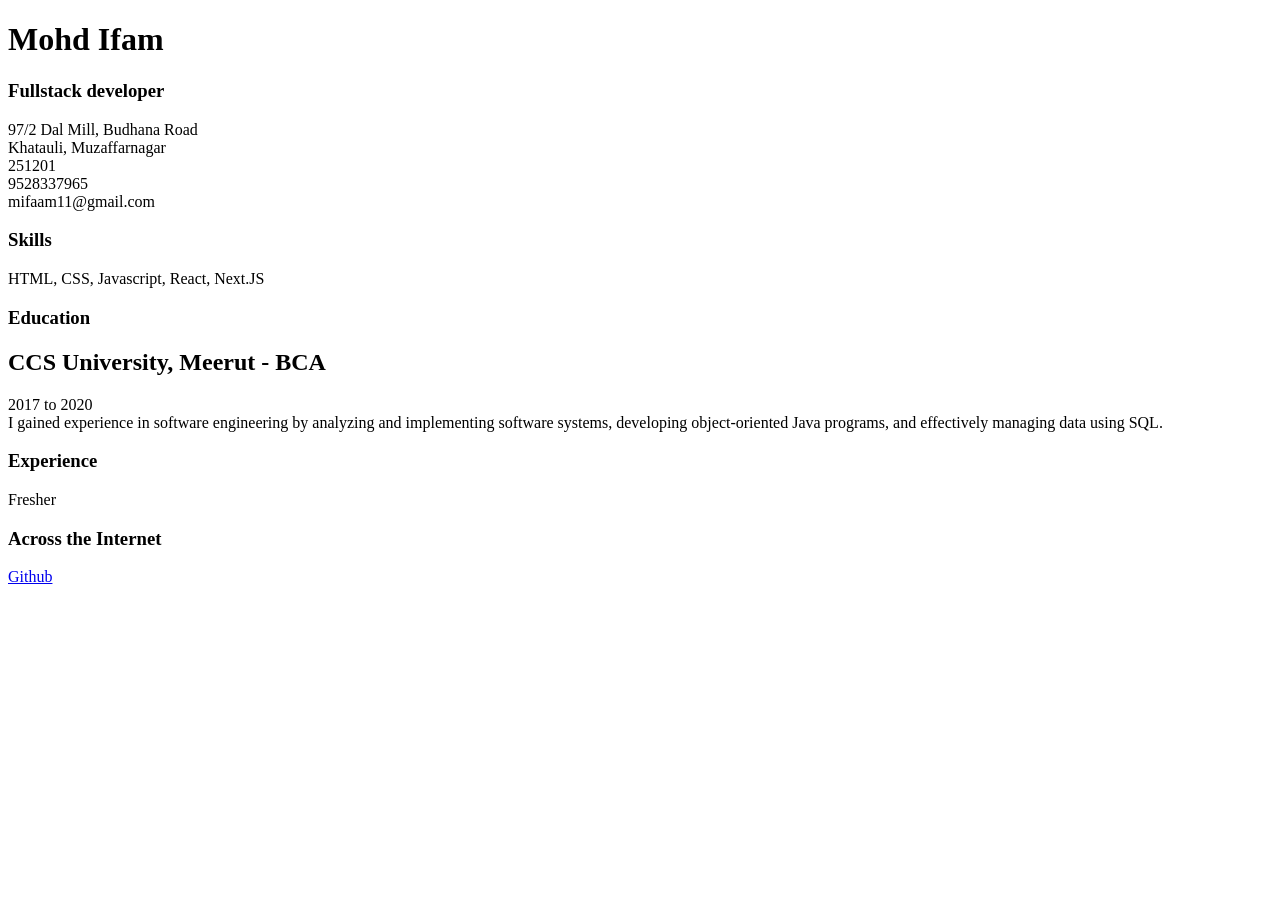
<file: Frontend Projects/01-single-page-cv/index.html>
<!DOCTYPE html>
<html lang="en">

<head>
    <meta charset="UTF-8">
    <meta name="viewport" content="width=device-width, initial-scale=1.0">
    <title>Mohd Ifam - Software Engineer single Page CV</title>
    <!-- SEO Meta Tags -->
    <meta name="description" content="Single Page CV of Mohd Ifam, a Software Engineer." />
    <meta name="keywords" content="Frontend Developer, HTML, CSS, JavaScript, Resume, Web Development" />
    <meta name="author" content="Mohd Ifam" />
    <!-- Open Graph Meta Tags -->
    <meta property="og:title" content="Mohd Ifam - Software Engineer" />
    <meta property="og:description" content="Single Page CV of Mohd Ifam, a Software Engineer." />
    <meta property="og:image"
        content="https://res.cloudinary.com/duidrgg1k/image/upload/v1725421776/male-technologist_n0fbey.png" />
    <meta property="og:type" content="website" />

</head>

<body>

    <h1>Mohd Ifam</h1>
    <h3>Fullstack developer</h3>
    <div>
        <p>
            97/2 Dal Mill, Budhana Road
            <br>Khatauli, Muzaffarnagar <br>
            251201 <br>
            9528337965 <br>
            mifaam11@gmail.com


    </div>
    <section class="skills">
        <h3>Skills</h3>
        <p>HTML, CSS, Javascript, React, Next.JS </p>
    </section>
    <section class="education">
        <h3>Education</h3>
        <h2>CCS University, Meerut - BCA </h2>
        <p>
            2017 to 2020<br />
            I gained experience in software engineering by analyzing and
            implementing software systems, developing object-oriented Java
            programs, and effectively managing data using SQL.
        </p>
    </section>
    <section class="experience">
        <h3>Experience</h3>
        <p>Fresher</p>
    </section>
    <section class="social">
        <h3>Across the Internet</h3>
        <a href="https://github.com/mifaam11">Github</a>
    </section>
</body>

</html>
</file>
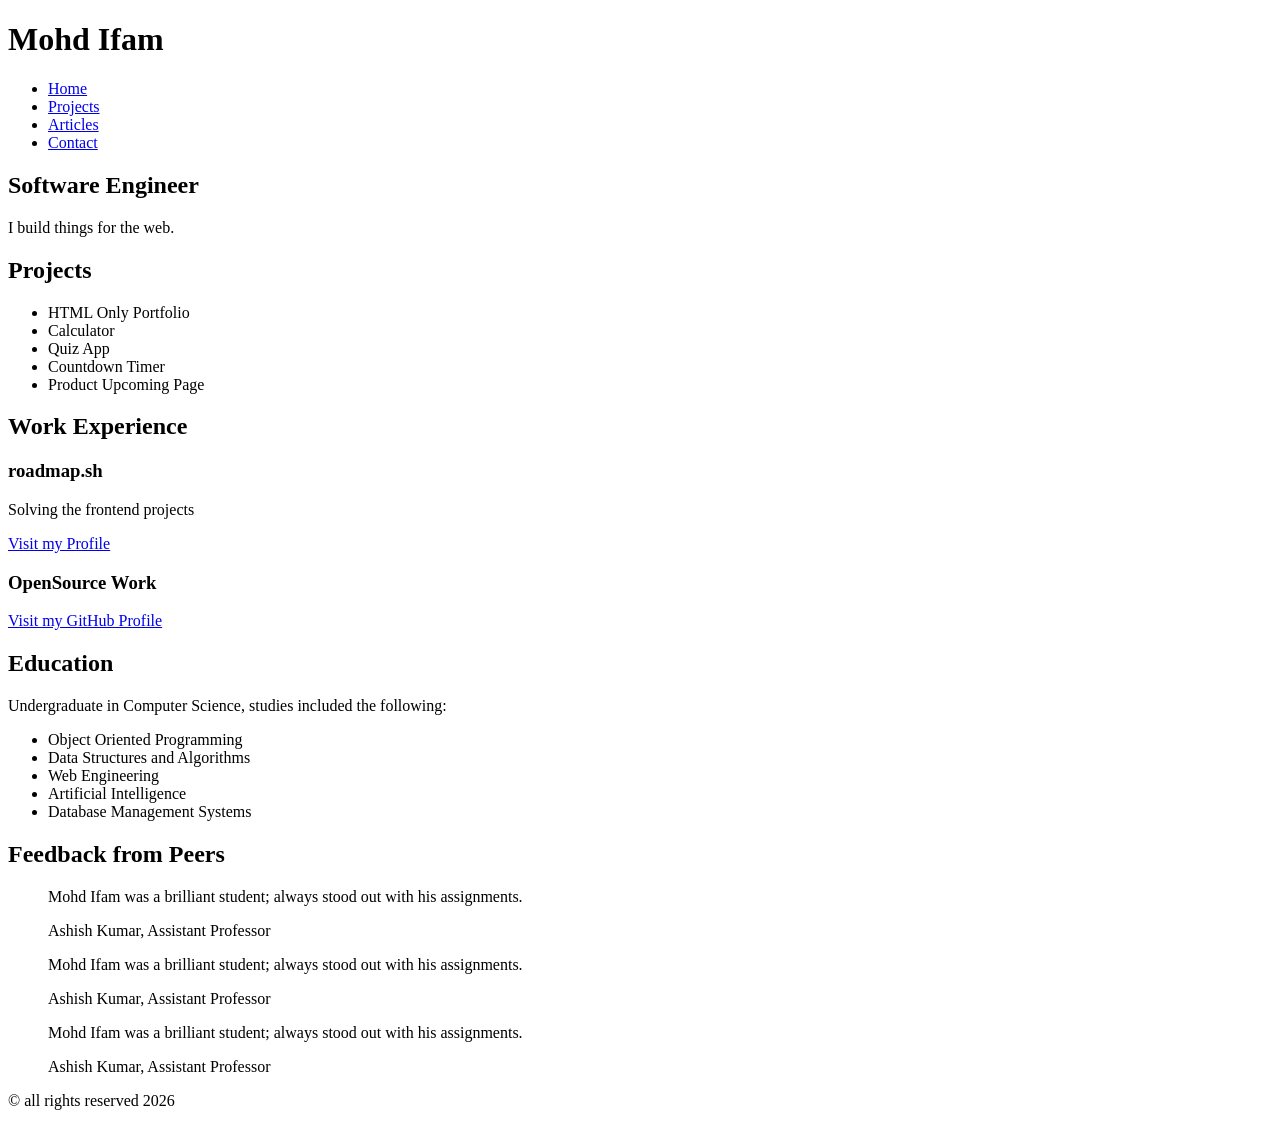
<file: Frontend Projects/02-basic-html-website/index.html>
<!DOCTYPE html>
<html lang="en">

<head>
    <meta charset="UTF-8">
    <meta name="viewport" content="width=device-width, initial-scale=1.0">
    <meta name="description" content="A simple HTML-only website">
    <!-- SEO Meta Tags -->
    <meta name="description" content="A simple HTML-only website for roadmap.sh frontend" />
    <meta name="keywords" content="Frontend Project, HTML, Roadmap.sh" />
    <meta name="author" content="Mohd Ifam" />
    <title>Basic HTML Website</title>

</head>

<body>
    <header>
        <div class="logo">
            <h1>Mohd Ifam</h1>
        </div>
        <nav>
            <ul>
                <li><a href="index.html">Home</a></li>
                <li><a href="projects.html">Projects</a></li>
                <li><a href="articles.html">Articles</a></li>
                <li><a href="contact.html">Contact</a></li>
            </ul>
        </nav>
    </header>

    <main>
        <section class="intro">
            <h2>Software Engineer</h2>
            <p>
                I build things for the web.
            </p>
        </section>

        <section class="projects">
            <h2>Projects</h2>
            <ul>
                <li>HTML Only Portfolio</li>
                <li>Calculator</li>
                <li>Quiz App</li>
                <li>Countdown Timer</li>
                <li>Product Upcoming Page</li>
            </ul>
        </section>

        <section class="work-experience">
            <h2>Work Experience</h2>
            <article>
                <h3>roadmap.sh</h3>
                <p>Solving the frontend projects</p>
                <a href="projects.html">Visit my Profile</a>
            </article>
            <article>
                <h3>OpenSource Work</h3>

                <a href="https://github.com/mifaam11">Visit my GitHub Profile</a>
            </article>
        </section>

        <section class="education">
            <h2>Education</h2>
            <p>
                Undergraduate in Computer Science, studies included the following:
            </p>
            <ul>
                <li>Object Oriented Programming</li>
                <li>Data Structures and Algorithms</li>
                <li>Web Engineering</li>
                <li>Artificial Intelligence</li>
                <li>Database Management Systems</li>
            </ul>
        </section>

        <aside class="reviews">
            <h2>Feedback from Peers</h2>
            <blockquote>
                <p>Mohd Ifam was a brilliant student; always stood out with his assignments.</p>
                <footer>Ashish Kumar, Assistant Professor</footer>
            </blockquote>
            <blockquote>
                <p>Mohd Ifam was a brilliant student; always stood out with his assignments.</p>
                <footer>Ashish Kumar, Assistant Professor</footer>
            </blockquote>
            <blockquote>
                <p>Mohd Ifam was a brilliant student; always stood out with his assignments.</p>
                <footer>Ashish Kumar, Assistant Professor</footer>
            </blockquote>
        </aside>
    </main>

    <footer>
        <p>&copy; all rights reserved 2026</p>
    </footer>

</body>

</html>
</file>
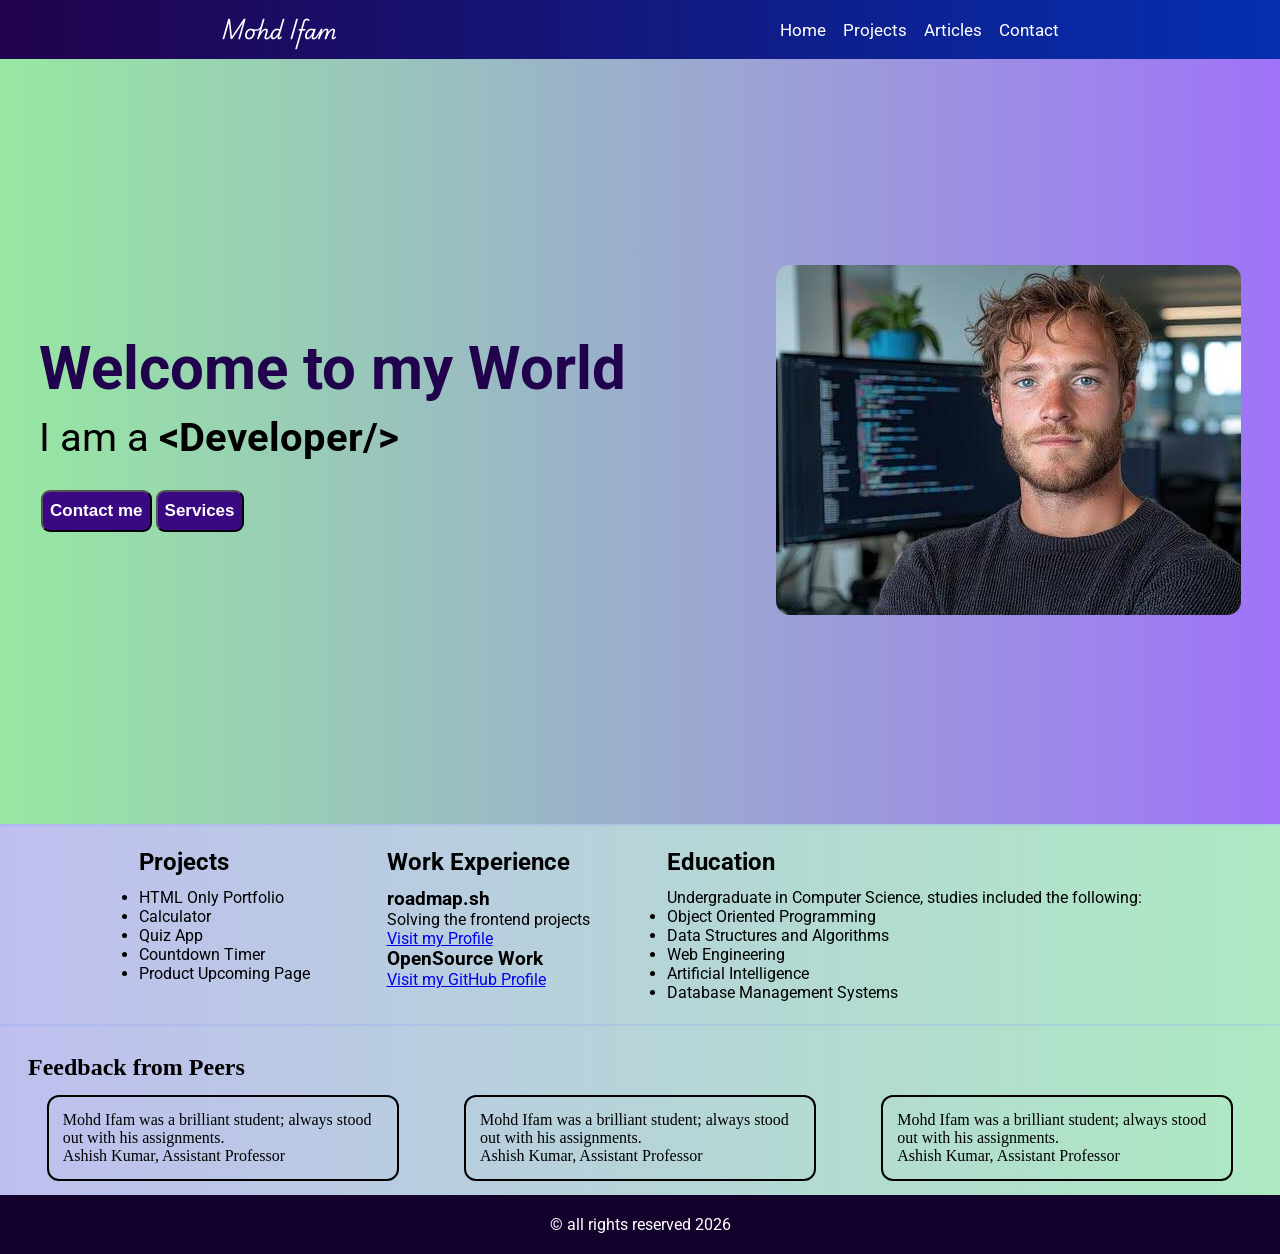
<file: Frontend Projects/03-personal-portfolio/index.html>
<!DOCTYPE html>
<html lang="en">

<head>
    <meta charset="UTF-8">
    <meta name="viewport" content="width=device-width, initial-scale=1.0">
    <meta name="description" content="A simple HTML-only website">
    <!-- SEO Meta Tags -->
    <meta name="description" content="A simple HTML-only website for roadmap.sh frontend" />
    <meta name="keywords" content="Frontend Project, HTML, Roadmap.sh" />
    <meta name="author" content="Mohd Ifam" />
    <link rel="stylesheet" href="style.css">
    <link rel="preconnect" href="https://fonts.googleapis.com">
    <link rel="preconnect" href="https://fonts.gstatic.com" crossorigin>
    <link
        href="https://fonts.googleapis.com/css2?family=Playwrite+AU+NSW:wght@100..400&family=Roboto:ital,wght@0,100..900;1,100..900&display=swap"
        rel="stylesheet">
    <title>Personal portfolio</title>

</head>

<body>
    <header>
        <nav>
            <div class="logo">
                Mohd Ifam
            </div>
            <ul>
                <li><a href="/">Home</a></li>
                <li><a href="/projects.html">Projects</a></li>
                <li><a href="/articles.html">Articles</a></li>
                <li><a href="/contact.html">Contact</a></li>
            </ul>
        </nav>
    </header>

    <main>
        <section class="hero">
            <div class="hero-left">
                <div class="one">Welcome to my World </div>
                <div class="two">I am a <span class="bold"> &lt;Developer/&gt;</span></div>
                <div class="button-container">
                    <button class="btn">Contact me</button><button class="btn">Services</button>
                </div>
            </div>
            <div class="hero-right">
                <img src="../../assets/images.jpg" alt="Developer Image">
            </div>
        </section>
        <section class="info">

            <div class="projects">
                <h2>Projects</h2>
                <ul>
                    <li>HTML Only Portfolio</li>
                    <li>Calculator</li>
                    <li>Quiz App</li>
                    <li>Countdown Timer</li>
                    <li>Product Upcoming Page</li>
                </ul>
            </div>

            <div class="work-experience">
                <h2>Work Experience</h2>
                <article>
                    <h3>roadmap.sh</h3>
                    <p>Solving the frontend projects</p>
                    <a href="projects.html">Visit my Profile</a>
                </article>
                <article>
                    <h3>OpenSource Work</h3>

                    <a href="https://github.com/mifaam11">Visit my GitHub Profile</a>
                </article>
            </div>

            <div class="education">
                <h2>Education</h2>
                <p>
                    Undergraduate in Computer Science, studies included the following:
                </p>
                <ul>
                    <li>Object Oriented Programming</li>
                    <li>Data Structures and Algorithms</li>
                    <li>Web Engineering</li>
                    <li>Artificial Intelligence</li>
                    <li>Database Management Systems</li>
                </ul>
            </div>
        </section>

        <section class="reviews">
            <h2>Feedback from Peers</h2>
            <div class="cards">

                <div class="card">
                    <blockquote>
                        <p>Mohd Ifam was a brilliant student; always stood out with his assignments.</p>
                        <p>Ashish Kumar, Assistant Professor</p>
                    </blockquote>
                </div>
                <div class="card">
                    <blockquote>
                        <p>Mohd Ifam was a brilliant student; always stood out with his assignments.</p>
                        <p>Ashish Kumar, Assistant Professor</p>
                    </blockquote>
                </div>
                <div class="card">
                    <blockquote>
                        <p>Mohd Ifam was a brilliant student; always stood out with his assignments.</p>
                        <p>Ashish Kumar, Assistant Professor</p>
                    </blockquote>
                </div>
            </div>

        </section>
    </main>

    <footer>
        <p>&copy; all rights reserved 2026</p>
    </footer>

</body>

</html>
</file>
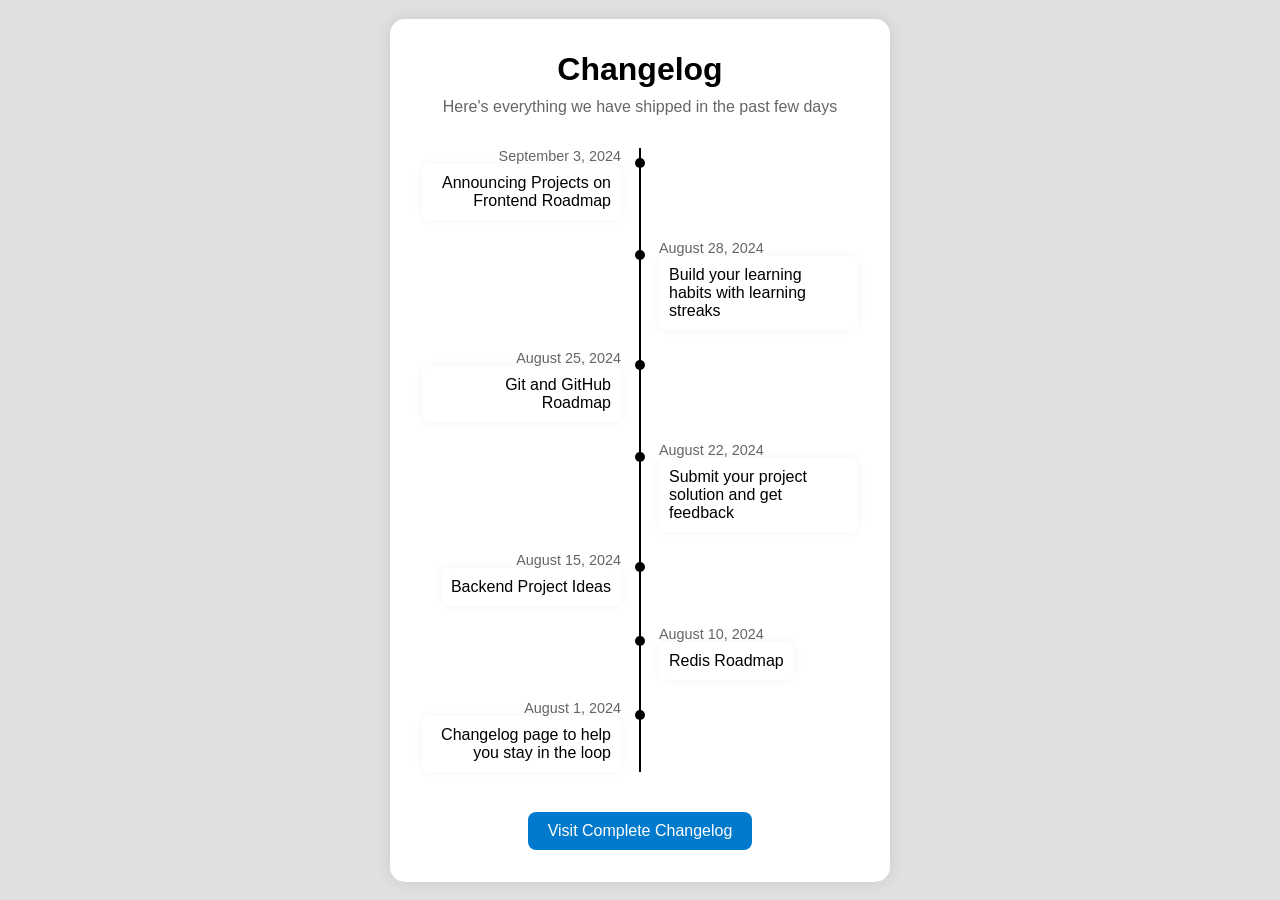
<file: Frontend Projects/04-changelog-component/index.html>
<!DOCTYPE html>
<html lang="en">

<head>
    <meta charset="UTF-8">
    <meta name="viewport" content="width=device-width, initial-scale=1.0">
    <title>Changelog Component</title>
    <link rel="stylesheet" href="style.css">
</head>

<body>
    <div class="changelog-container">
        <h1>Changelog</h1>
        <p>Here's everything we have shipped in the past few days</p>
        <div class="timeline">
            <div class="timeline-item">
                <div class="timeline-date">September 3, 2024</div>
                <div class="timeline-content">Announcing Projects on Frontend Roadmap</div>
            </div>
            <div class="timeline-item">
                <div class="timeline-date">August 28, 2024</div>
                <div class="timeline-content">Build your learning habits with learning streaks</div>
            </div>

            <div class="timeline-item">
                <div class="timeline-date">August 25, 2024</div>
                <div class="timeline-content">Git and GitHub Roadmap</div>
            </div>

            <div class="timeline-item">
                <div class="timeline-date">August 22, 2024</div>
                <div class="timeline-content">Submit your project solution and get feedback</div>
            </div>

            <div class="timeline-item">
                <div class="timeline-date">August 15, 2024</div>
                <div class="timeline-content">Backend Project Ideas</div>
            </div>

            <div class="timeline-item">
                <div class="timeline-date">August 10, 2024</div>
                <div class="timeline-content">Redis Roadmap</div>
            </div>

            <div class="timeline-item">
                <div class="timeline-date">August 1, 2024</div>
                <div class="timeline-content">Changelog page to help you stay in the loop</div>
            </div>
        </div>
        <a href="#" class="button">Visit Complete Changelog</a>
    </div>
</body>

</html>
</file>
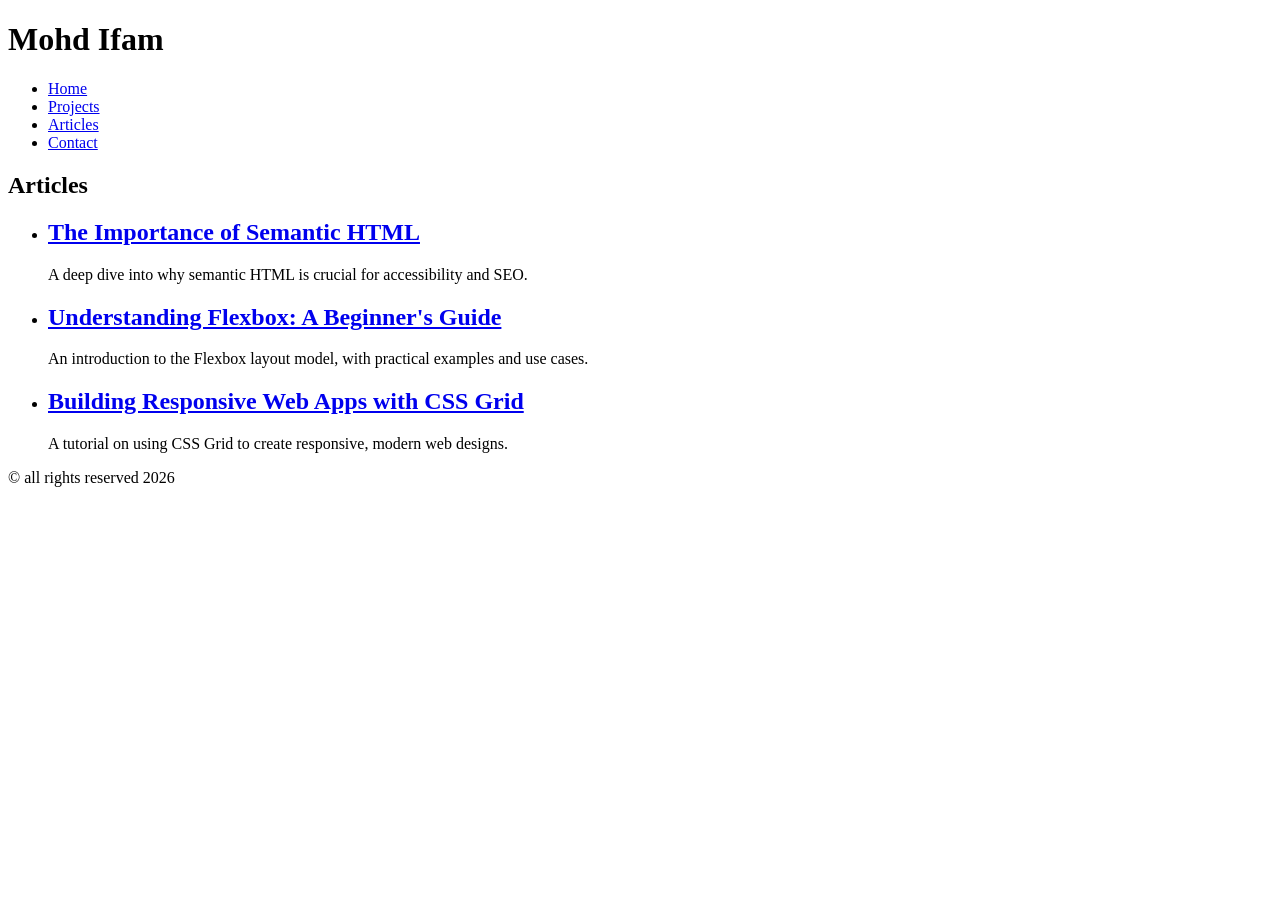
<file: Frontend Projects/02-basic-html-website/articles.html>
<!DOCTYPE html>
<html lang="en">

<head>
    <meta charset="UTF-8">
    <meta name="viewport" content="width=device-width, initial-scale=1.0">
    <!-- SEO Meta Tags -->
    <meta name="description" content="Articles for a simple HTML-only website for roadmap.sh frontend" />
    <meta name="keywords" content="Frontend Project, HTML, Roadmap.sh" />
    <meta name="author" content="Mohd Ifam" />
    <title>Articles | Basic HTML Website</title>

</head>

<body>
    <header>
        <h1>Mohd Ifam</h1>
        <nav>
            <ul>
                <li><a href="index.html">Home</a></li>
                <li><a href="projects.html">Projects</a></li>
                <li><a href="articles.html">Articles</a></li>
                <li><a href="contact.html">Contact</a></li>
            </ul>
        </nav>
    </header>
    <main>
        <section class="articles">
            <h1>Articles</h1>
            <ul>
                <li>
                    <h2><a href="article1.html">The Importance of Semantic HTML</a></h2>
                    <p>A deep dive into why semantic HTML is crucial for accessibility and SEO.</p>
                </li>
                <li>
                    <h2><a href="article2.html">Understanding Flexbox: A Beginner's Guide</a></h2>
                    <p>An introduction to the Flexbox layout model, with practical examples and use cases.</p>
                </li>
                <li>
                    <h2><a href="article3.html">Building Responsive Web Apps with CSS Grid</a></h2>
                    <p>A tutorial on using CSS Grid to create responsive, modern web designs.</p>
                </li>
            </ul>
        </section>
    </main>
    <footer>
        <p>&copy; all rights reserved 2026</p>
    </footer>
</body>

</html>
</file>
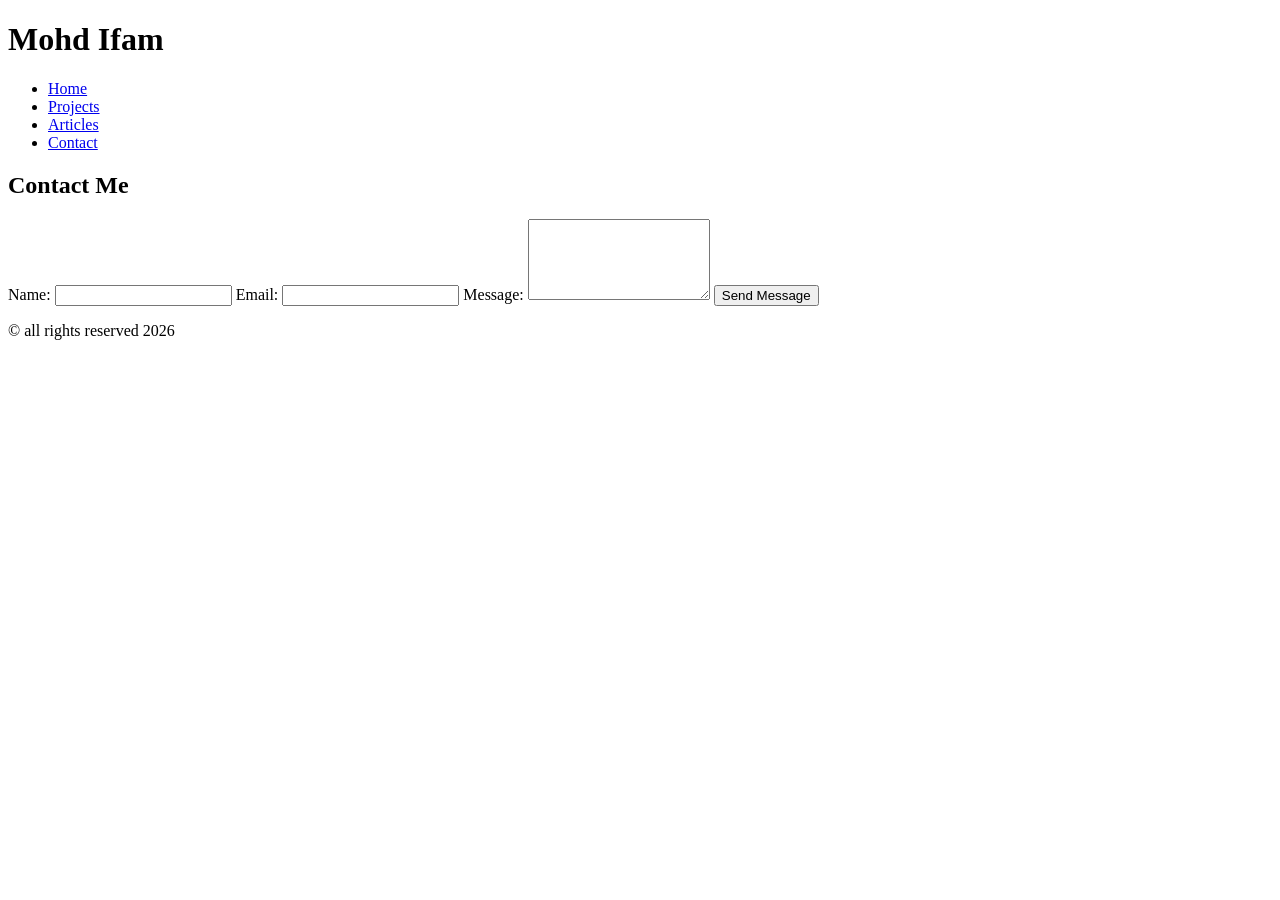
<file: Frontend Projects/02-basic-html-website/contact.html>
<!DOCTYPE html>
<html lang="en">

<head>
    <meta charset="UTF-8">
    <meta name="viewport" content="width=device-width, initial-scale=1.0">
    <!-- SEO Meta Tags -->
    <meta name="description" content="Contact form for a simple HTML-only website for roadmap.sh frontend" />
    <meta name="keywords" content="Frontend Project, HTML, Roadmap.sh" />
    <meta name="author" content="Mohd Ifam" />
    <title>Contact | Basic HTML Website</title>
</head>

<body>
    <header>
        <h1>Mohd Ifam</h1>
        <nav>
            <ul>
                <li><a href="index.html">Home</a></li>
                <li><a href="projects.html">Projects</a></li>
                <li><a href="articles.html">Articles</a></li>
                <li><a href="contact.html">Contact</a></li>
            </ul>
        </nav>
    </header>

    <main>
        <section class="contact">
            <h1>Contact Me</h1>
            <form action="submit_form.php" method="POST">
                <label for="name">Name:</label>
                <input type="text" id="name" name="name" required>

                <label for="email">Email:</label>
                <input type="email" id="email" name="email" required>

                <label for="message">Message:</label>
                <textarea id="message" name="message" rows="5" required></textarea>

                <button type="submit">Send Message</button>
            </form>
        </section>
    </main>

    <footer>
        <p>&copy; all rights reserved 2026</p>
    </footer>
</body>

</html>
</file>
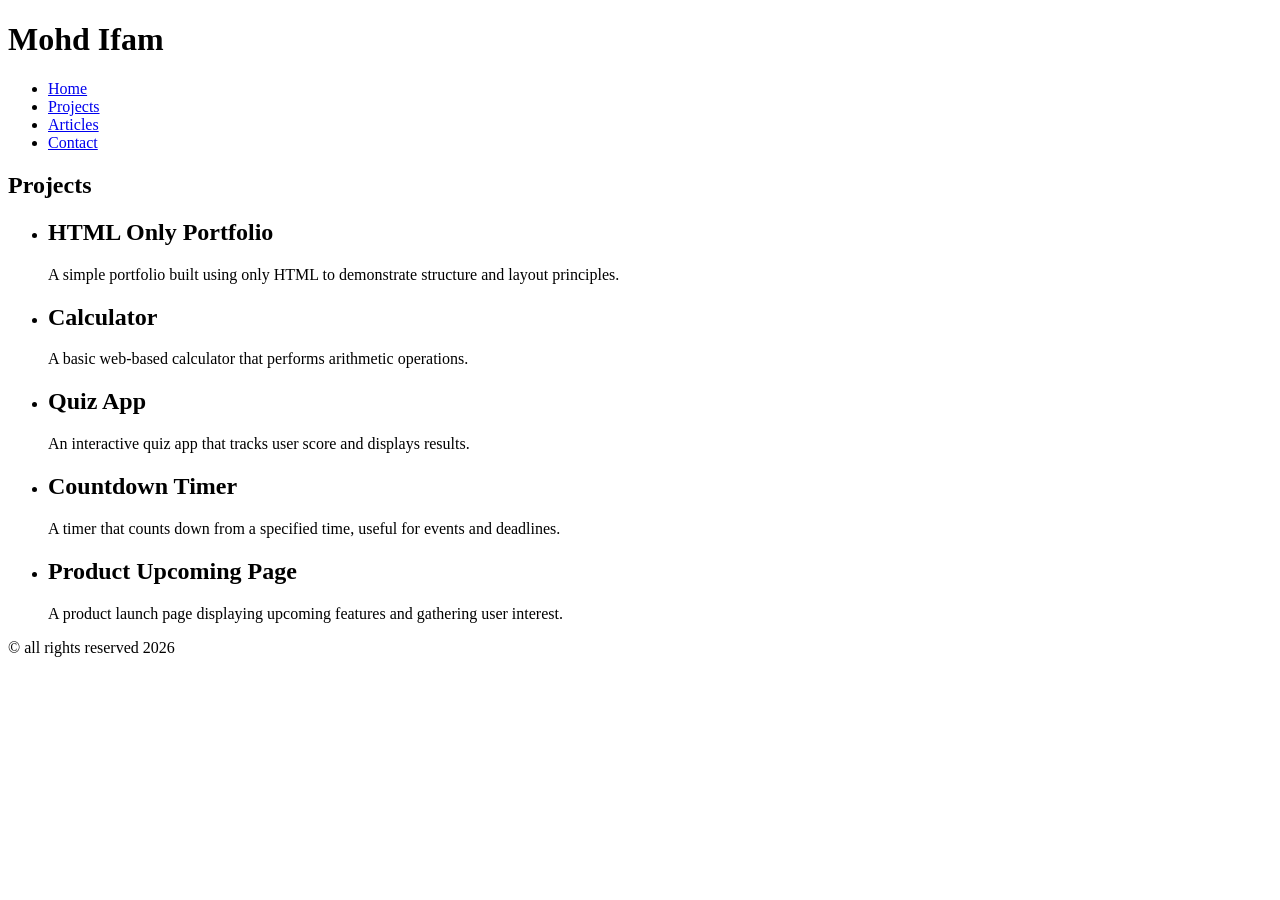
<file: Frontend Projects/02-basic-html-website/projects.html>
<!DOCTYPE html>
<html lang="en">

<head>
    <meta charset="UTF-8">
    <meta name="viewport" content="width=device-width, initial-scale=1.0">
    <!-- SEO Meta Tags -->
    <meta name="description" content="Projects for a simple HTML-only website for roadmap.sh frontend" />
    <meta name="keywords" content="Frontend Project, HTML, Roadmap.sh" />
    <meta name="author" content="Mohd Ifam" />
    <title>Projects | Basic HTML Website</title>
</head>

<body>
    <header>
        <h1>Mohd Ifam</h1>
        <nav>
            <ul>
                <li><a href="index.html">Home</a></li>
                <li><a href="projects.html">Projects</a></li>
                <li><a href="articles.html">Articles</a></li>
                <li><a href="contact.html">Contact</a></li>
            </ul>
        </nav>
    </header>

    <main>
        <section class="projects">
            <h1>Projects</h1>
            <ul>
                <li>
                    <h2>HTML Only Portfolio</h2>
                    <p>A simple portfolio built using only HTML to demonstrate structure and layout principles.</p>
                </li>
                <li>
                    <h2>Calculator</h2>
                    <p>A basic web-based calculator that performs arithmetic operations.</p>
                </li>
                <li>
                    <h2>Quiz App</h2>
                    <p>An interactive quiz app that tracks user score and displays results.</p>
                </li>
                <li>
                    <h2>Countdown Timer</h2>
                    <p>A timer that counts down from a specified time, useful for events and deadlines.</p>
                </li>
                <li>
                    <h2>Product Upcoming Page</h2>
                    <p>A product launch page displaying upcoming features and gathering user interest.</p>
                </li>
            </ul>
        </section>
    </main>
    <footer>
        <p>&copy; all rights reserved 2026</p>
    </footer>
</body>

</html>
</file>
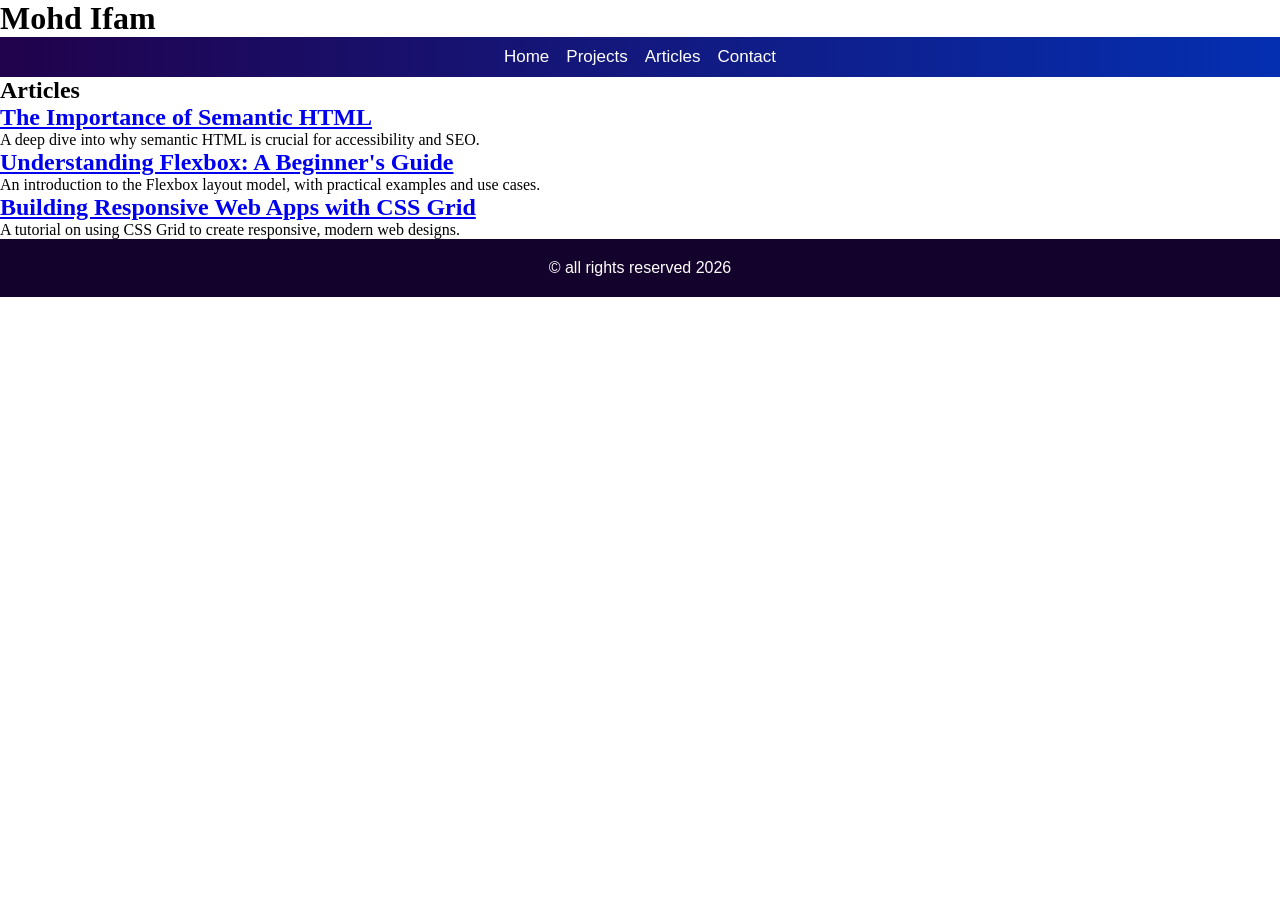
<file: Frontend Projects/03-personal-portfolio/articles.html>
<!DOCTYPE html>
<html lang="en">

<head>
    <meta charset="UTF-8">
    <meta name="viewport" content="width=device-width, initial-scale=1.0">
    <!-- SEO Meta Tags -->
    <meta name="description" content="Articles for a simple HTML-only website for roadmap.sh frontend" />
    <meta name="keywords" content="Frontend Project, HTML, Roadmap.sh" />
    <meta name="author" content="Mohd Ifam" />
    <link rel="stylesheet" href="style.css">
    <title>Articles | Basic HTML Website</title>

</head>

<body>
    <header>
        <h1>Mohd Ifam</h1>
        <nav>
            <ul>
                <li><a href="index.html">Home</a></li>
                <li><a href="projects.html">Projects</a></li>
                <li><a href="articles.html">Articles</a></li>
                <li><a href="contact.html">Contact</a></li>
            </ul>
        </nav>
    </header>
    <main>
        <section class="articles">
            <h1>Articles</h1>
            <ul>
                <li>
                    <h2><a href="article1.html">The Importance of Semantic HTML</a></h2>
                    <p>A deep dive into why semantic HTML is crucial for accessibility and SEO.</p>
                </li>
                <li>
                    <h2><a href="article2.html">Understanding Flexbox: A Beginner's Guide</a></h2>
                    <p>An introduction to the Flexbox layout model, with practical examples and use cases.</p>
                </li>
                <li>
                    <h2><a href="article3.html">Building Responsive Web Apps with CSS Grid</a></h2>
                    <p>A tutorial on using CSS Grid to create responsive, modern web designs.</p>
                </li>
            </ul>
        </section>
    </main>
    <footer>
        <p>&copy; all rights reserved 2026</p>
    </footer>
</body>

</html>
</file>
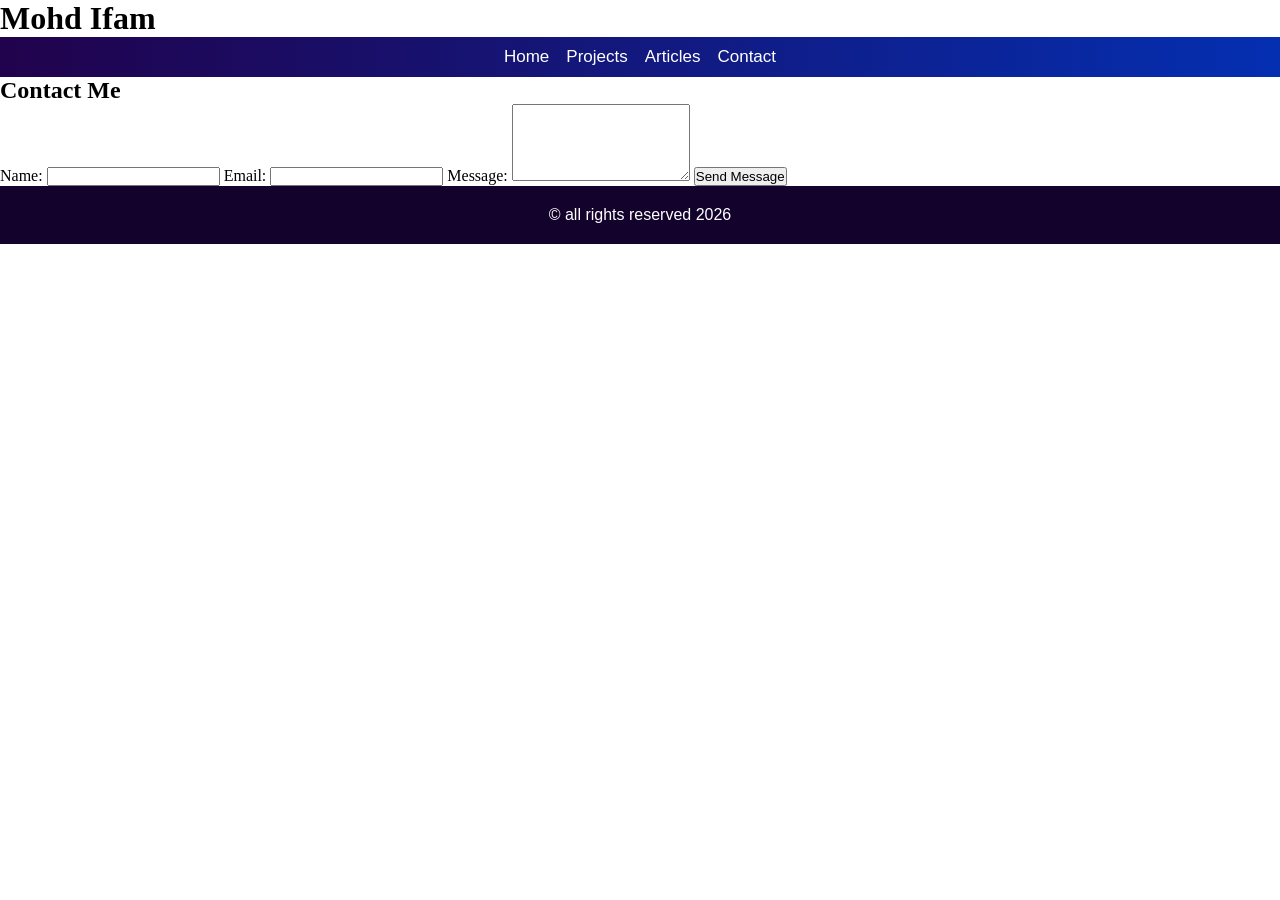
<file: Frontend Projects/03-personal-portfolio/contact.html>
<!DOCTYPE html>
<html lang="en">

<head>
    <meta charset="UTF-8">
    <meta name="viewport" content="width=device-width, initial-scale=1.0">
    <!-- SEO Meta Tags -->
    <meta name="description" content="Contact form for a simple HTML-only website for roadmap.sh frontend" />
    <meta name="keywords" content="Frontend Project, HTML, Roadmap.sh" />
    <meta name="author" content="Mohd Ifam" />
    <link rel="stylesheet" href="style.css">
    <title>Contact | Basic HTML Website</title>
</head>

<body>
    <header>
        <h1>Mohd Ifam</h1>
        <nav>
            <ul>
                <li><a href="index.html">Home</a></li>
                <li><a href="projects.html">Projects</a></li>
                <li><a href="articles.html">Articles</a></li>
                <li><a href="contact.html">Contact</a></li>
            </ul>
        </nav>
    </header>

    <main>
        <section class="contact">
            <h1>Contact Me</h1>
            <form action="submit_form.php" method="POST">
                <label for="name">Name:</label>
                <input type="text" id="name" name="name" required>

                <label for="email">Email:</label>
                <input type="email" id="email" name="email" required>

                <label for="message">Message:</label>
                <textarea id="message" name="message" rows="5" required></textarea>

                <button type="submit">Send Message</button>
            </form>
        </section>
    </main>

    <footer>
        <p>&copy; all rights reserved 2026</p>
    </footer>
</body>

</html>
</file>
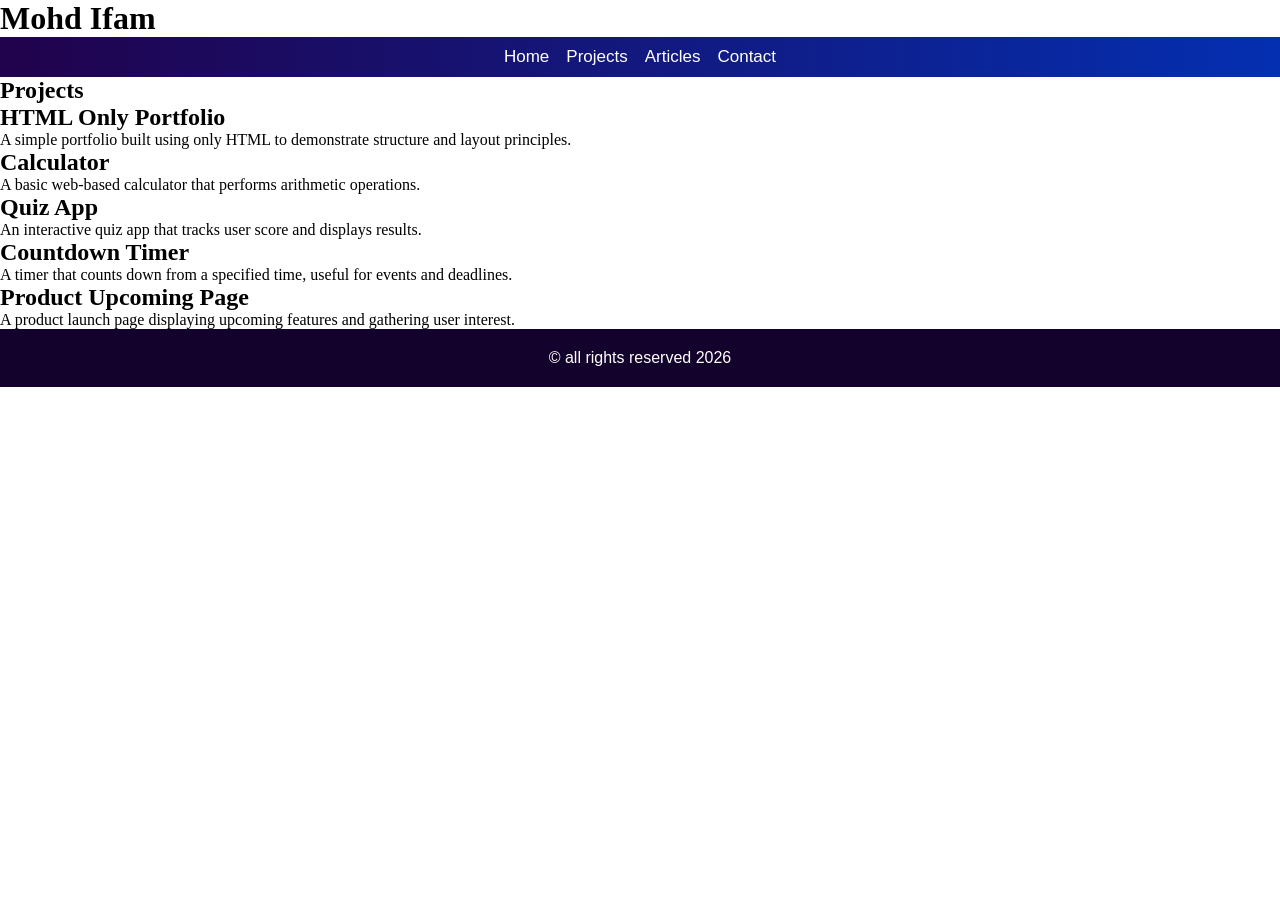
<file: Frontend Projects/03-personal-portfolio/projects.html>
<!DOCTYPE html>
<html lang="en">

<head>
    <meta charset="UTF-8">
    <meta name="viewport" content="width=device-width, initial-scale=1.0">
    <!-- SEO Meta Tags -->
    <meta name="description" content="Projects for a simple HTML-only website for roadmap.sh frontend" />
    <meta name="keywords" content="Frontend Project, HTML, Roadmap.sh" />
    <meta name="author" content="Mohd Ifam" />
    <link rel="stylesheet" href="style.css">
    <title>Projects | Basic HTML Website</title>
</head>

<body>
    <header>
        <h1>Mohd Ifam</h1>
        <nav>
            <ul>
                <li><a href="index.html">Home</a></li>
                <li><a href="projects.html">Projects</a></li>
                <li><a href="articles.html">Articles</a></li>
                <li><a href="contact.html">Contact</a></li>
            </ul>
        </nav>
    </header>

    <main>
        <section class="projects">
            <h1>Projects</h1>
            <ul>
                <li>
                    <h2>HTML Only Portfolio</h2>
                    <p>A simple portfolio built using only HTML to demonstrate structure and layout principles.</p>
                </li>
                <li>
                    <h2>Calculator</h2>
                    <p>A basic web-based calculator that performs arithmetic operations.</p>
                </li>
                <li>
                    <h2>Quiz App</h2>
                    <p>An interactive quiz app that tracks user score and displays results.</p>
                </li>
                <li>
                    <h2>Countdown Timer</h2>
                    <p>A timer that counts down from a specified time, useful for events and deadlines.</p>
                </li>
                <li>
                    <h2>Product Upcoming Page</h2>
                    <p>A product launch page displaying upcoming features and gathering user interest.</p>
                </li>
            </ul>
        </section>
    </main>
    <footer>
        <p>&copy; all rights reserved 2026</p>
    </footer>
</body>

</html>
</file>
<file: Frontend Projects/03-personal-portfolio/style.css>
* {
    margin: 0;
    padding: 0;
}

nav {
    display: flex;
    justify-content: space-around;
    /* background-color: rgb(30, 2, 52); */
    background-image: linear-gradient(to right, rgb(33, 2, 76), rgb(4, 47, 177));
    color: white;
    padding: 10px 0;
}

.logo {
    font-size: 20px;
    font-weight: bolder;
    font-family: "Playwrite AU NSW", cursive;
}

nav ul {
    display: flex;
    gap: 17px;
    align-items: center;
}

nav ul li {
    list-style-type: none;
    font-size: 17px;
    font-family: "Roboto", sans-serif;
}

nav ul li a {
    color: white;
    text-decoration: none;
}

nav ul li a:hover {
    color: rgb(141, 132, 220);
    transition: all 0.5s;
}

.hero {
    background-image: linear-gradient(to right, rgb(151, 232, 162), rgb(159, 115, 248));
    height: 85vh;
    display: flex;
    justify-content: center;
    gap: 150px;
    align-items: center;
    font-family: "Roboto", sans-serif;
}

.hero-left {
    display: flex;
    flex-direction: column;
    gap: 10px;
}

.hero-left .one {
    font-size: 60px;
    color: rgb(33, 2, 76);
    font-weight: bolder;
}

.hero-left .two {
    font-size: 40px;
}

.bold {
    font-weight: bold;
}

.hero-right img {
    border-radius: 14px;
}

.button-container {
    padding: 19px 0;
}

.btn {
    background-color: rgb(59, 8, 132);
    color: white;
    padding: 9px 7px;
    margin: 0 2px;
    border: 2px sloid purple;
    border-radius: 9px;
    cursor: pointer;
    font-size: 17px;
    font-weight: bolder;
    transition: all 0.5s;
}

.btn:hover {
    background-color: rgb(59, 54, 200);
}

.info {
    display: flex;
    justify-content: space-around;
    background-image: linear-gradient(to right, rgb(191, 191, 239), rgb(173, 233, 194));
    padding: 22px 100px;
    border-top: 2px solid rgb(136 165 246 / 25%);
    font-family: "Roboto", sans-serif;
}

.info div h2 {
    padding-bottom: 12px;
}

.reviews {
    padding: 14px;
    display: flex;
    flex-direction: column;
    background-image: linear-gradient(to right, rgb(191, 191, 239), rgb(173, 233, 194));
    border-top: 2px solid rgb(136 165 246 / 25%);
}

.reviews h2 {
    padding: 14px;

}

.cards {
    display: flex;
    justify-content: space-around;
}

.card {
    border: 2px solid black;
    border-radius: 12px;
    display: flex;
    align-items: center;
    flex-direction: column;
    width: 25vw;
    padding: 14px;
}

footer {
    background-color: rgb(19, 2, 44);
    padding: 20px;
    color: white;
    text-align: center;
    font-family: "Roboto", sans-serif;
}

@media screen and (max-width:950px) {
    nav {
        flex-direction: column;
        align-items: center;
        gap: 12px;
    }

    .hero {
        flex-direction: column-reverse;
        gap: 12px;
    }

    .hero-left {
        align-items: center;

    }

    .info {
        flex-direction: column;
        align-items: center;
        justify-content: center;
    }

    .reviews {
        align-items: center;
    }

    .cards {
        flex-direction: column;
        justify-content: space-around;
        align-items: center;
    }

    .card {
        margin: 10px;
    }


    .project {
        padding: 1px;
    }
}

@media screen and (max-width:650px) {
    .hero-left .one {
        font-size: 50px;
        text-align: center;
    }


    .hero-left .two {
        font-size: 30px;
        text-align: center;
    }

    .hero-right img {
        width: 60vw;
    }

    .project {
        flex-direction: column;
    }

    .project-image img {
        width: 80vw;
        margin: 15px 35px;
    }

    .project-info {
        padding: 15px 23px;
    }


}
</file>
<file: Frontend Projects/04-changelog-component/style.css>
:root {
    --background-color: #fff;
    --text-color: #000;
    --text-accent-color: #666;
    --accent-color: #007acc;
    --accent-hover-color: #005bb5;
    --accent-active-color: #003f87;
    --border-color: #e0e0e0;
}

[data-theme='dark'] {
    --background-color: #121212;
    --text-color: #e0e0e0;
    --text-accent-color: #a3a3a3;
    --accent-color: #bb86fc;
    --accent-hover-color: #9f63d6;
    --accent-active-color: #7e3eb0;
    --border-color: #333;
}

* {
    margin: 0;
    padding: 0;
    box-sizing: border-box;
}

body {
    font-family: Arial, sans-serif;
    display: flex;
    justify-content: center;
    align-items: center;
    min-height: 100vh;
    background-color: var(--border-color);
    color: var(--text-color);
}

.changelog-container {
    background-color: var(--background-color);
    padding: 2rem;
    border-radius: 15px;
    max-width: 500px;
    width: 100%;
    box-shadow: 0 0 15px rgba(0, 0, 0, 0.1);
    text-align: center;
}

.changelog-container h1 {
    font-size: 2rem;
    margin-bottom: 10px;
}

.changelog-container p {
    font-size: 1rem;
    color: var(--text-accent-color);
    margin-bottom: 2rem;
}

.timeline {
    position: relative;
    margin: 20px 0;
    padding: 0;
}

.timeline:before {
    content: '';
    position: absolute;
    width: 2px;
    background-color: var(--text-color);
    top: 0;
    bottom: 0;
    left: 50%;
    margin-left: -1px;
}

.timeline-item {
    margin-bottom: 20px;
    position: relative;
    width: calc(50% + 1px);
    padding-right: 20px;
    text-align: right;
}

.timeline-item .timeline-date {
    font-size: 0.9rem;
    color: var(--text-accent-color);
}

.timeline-item .timeline-content {
    font-size: 1rem;
    background-color: var(--background-color);
    border-radius: 8px;
    padding: 10px;
    box-shadow: 0 0 10px rgba(0, 0, 0, 0.05);
    display: inline-block;
}

.timeline-item:nth-child(even) {
    left: calc(50% - 1px);
    text-align: left;
    padding-left: 20px;
    padding-right: 0;
}

.timeline-item:nth-child(even) .timeline-content {
    margin-left: 0;
}

.timeline-item:before {
    content: '';
    position: absolute;
    width: 10px;
    height: 10px;
    right: -4px;
    background-color: var(--text-color);
    border-radius: 50%;
    top: 10px;
}

.timeline-item:nth-child(even):before {
    left: -4px;
    right: auto;
}

.button {
    display: inline-block;
    background-color: var(--accent-color);
    color: var(--background-color);
    padding: 10px 20px;
    text-decoration: none;
    border-radius: 8px;
    margin-top: 20px;
}

.button:hover {
    background-color: var(--accent-hover-color);
}

@media (max-width: 600px) {
    .timeline-item {
        width: 100%;
        text-align: left;
        padding-left: 20px;
    }

    .timeline-item:nth-child(even) {
        left: 0;
        padding-left: 20px;
    }

    .timeline:before {
        left: 10px;
    }

    .timeline-item:before {
        left: 5px;
    }

    .timeline-item:nth-child(even):before {
        left: 5px;
    }
}
</file>
